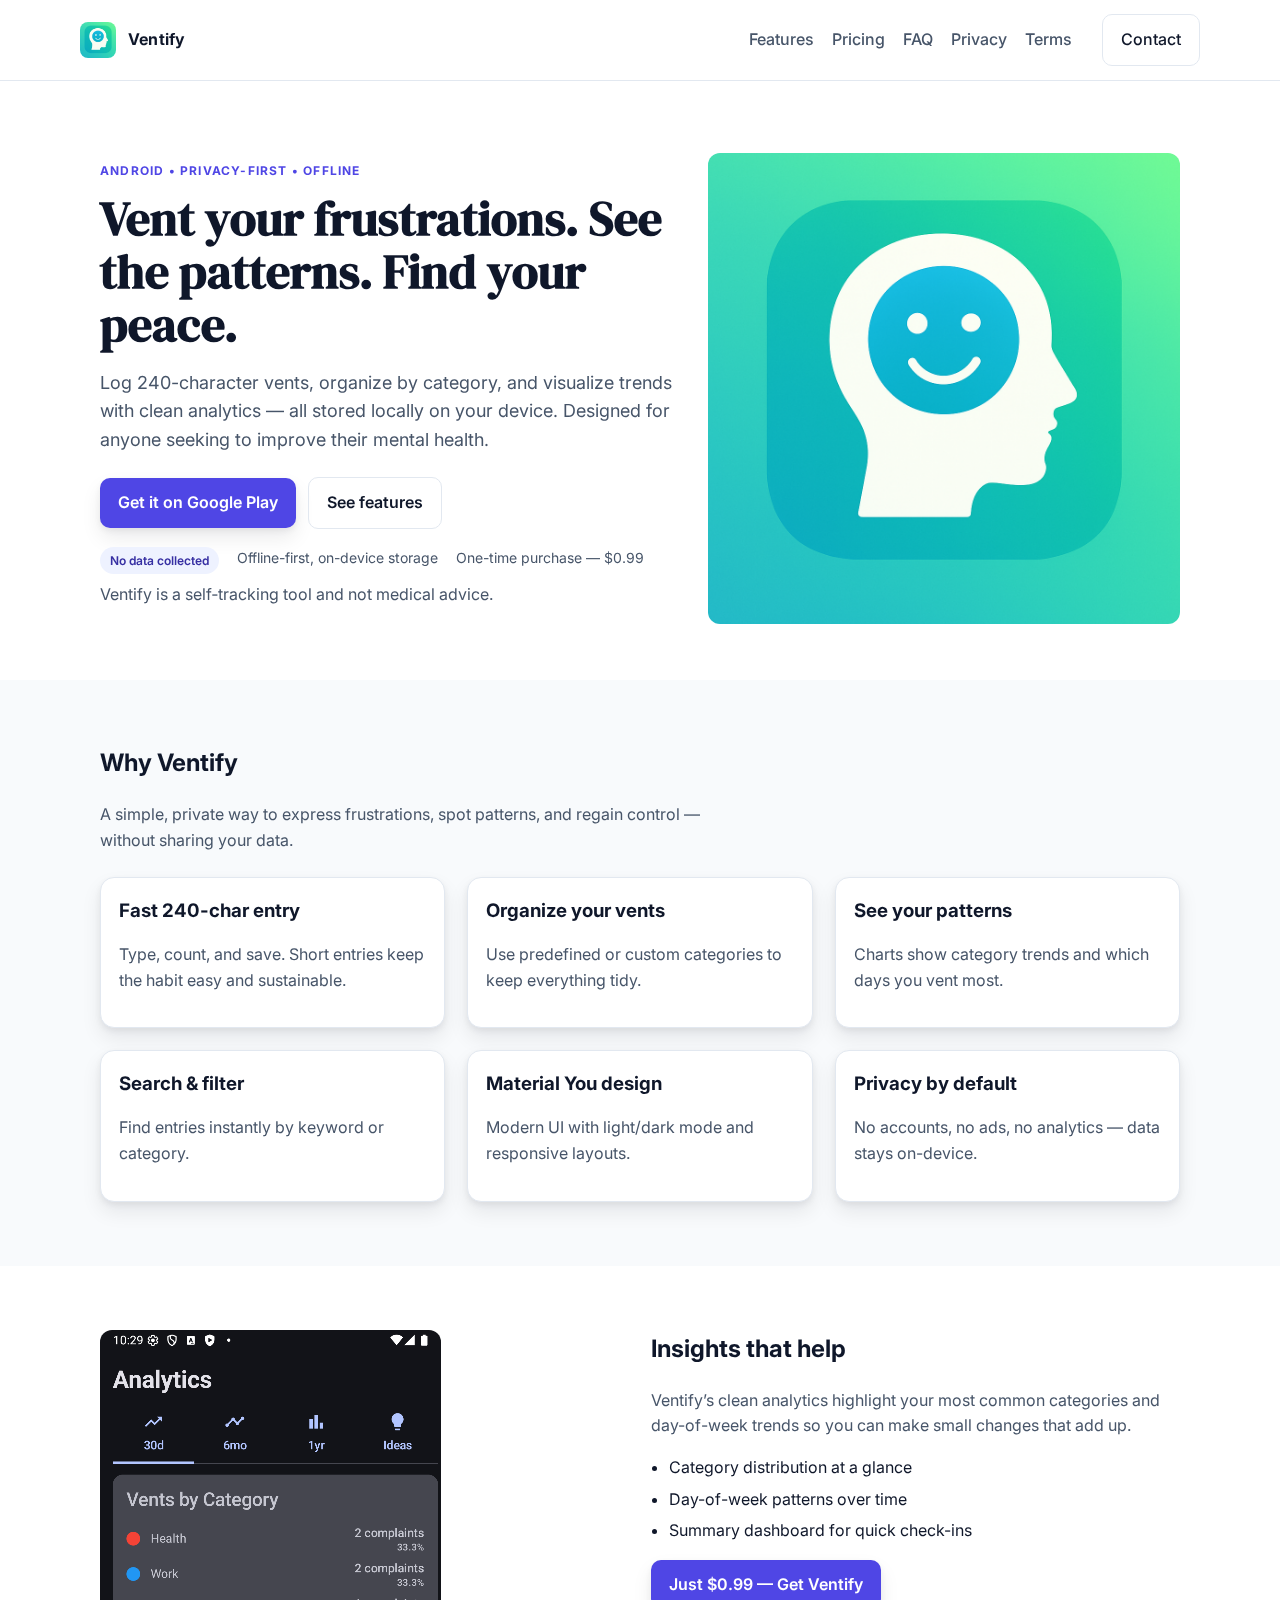
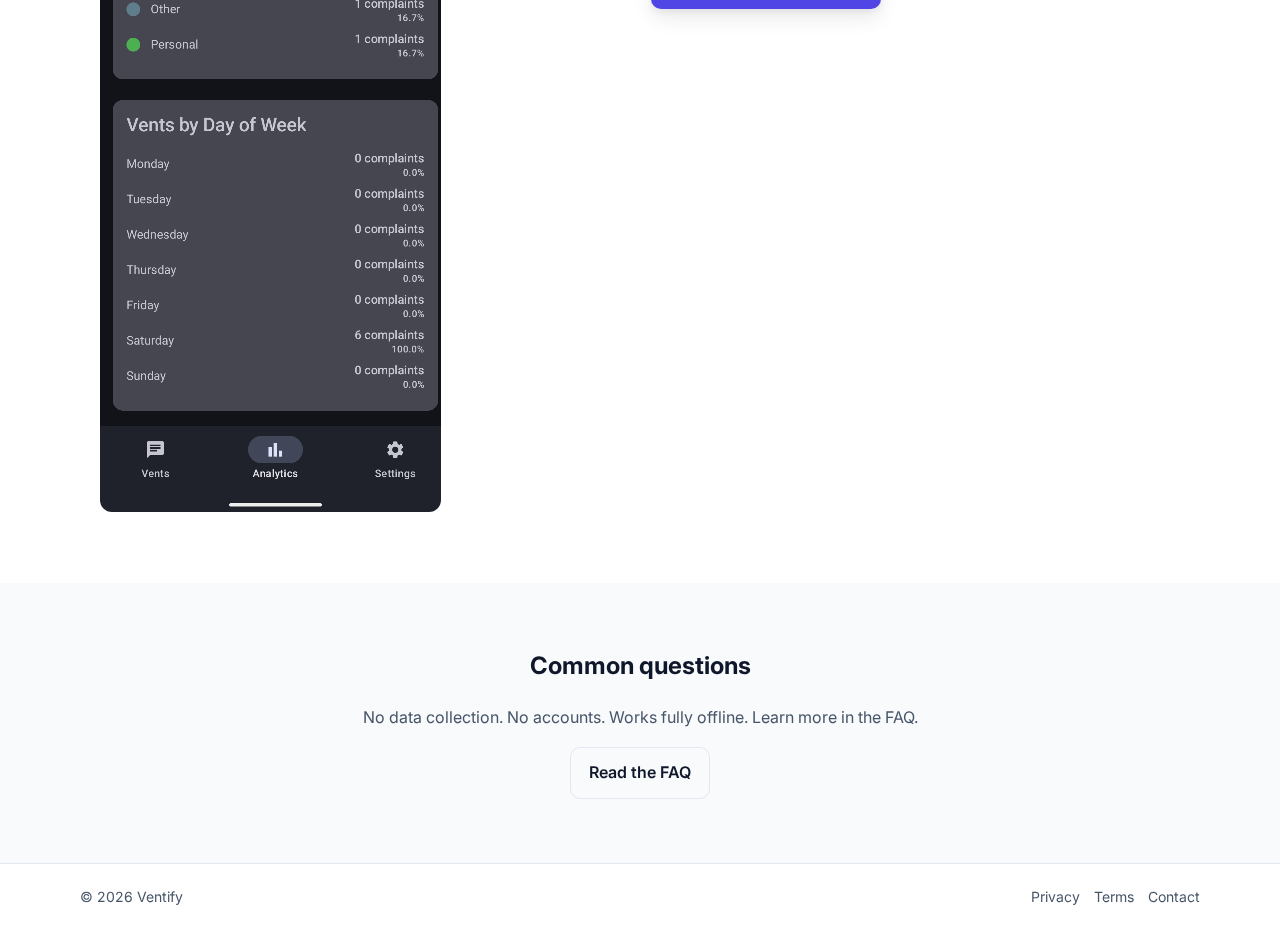
<file: index.html>
<!doctype html>
<html lang="en">
<head>
  <meta charset="utf-8" />
  <meta name="viewport" content="width=device-width, initial-scale=1" />
  <title>Ventify — Vent your frustrations, track your patterns, find your peace.</title>
  <meta name="description" content="Ventify is an Android app to log 240-character vents, organize by category, and see patterns with simple analytics — all offline, on-device." />
  <link rel="icon" href="assets/logo.png" />
  <link rel="preconnect" href="https://fonts.googleapis.com">
  <link rel="preconnect" href="https://fonts.gstatic.com" crossorigin>
  <link href="https://fonts.googleapis.com/css2?family=DM+Serif+Display:ital@0;1&family=Inter:wght@400;500;600;700&display=swap" rel="stylesheet">
  <link rel="stylesheet" href="styles/main.css" />
  <!-- Canonical: replace SITE_URL with your Pages domain -->
  <link rel="canonical" href="https://SITE_URL/" />
  <!-- Open Graph -->
  <meta property="og:type" content="website" />
  <meta property="og:title" content="Ventify — Vent your frustrations, track your patterns, find your peace." />
  <meta property="og:description" content="Log complaints in 240 characters, categorize, and visualize trends. 100% offline. No data collected." />
  <meta property="og:image" content="https://SITE_URL/assets/images/Ventify.png" />
  <meta property="og:url" content="https://SITE_URL/" />
  <!-- Twitter -->
  <meta name="twitter:card" content="summary_large_image" />
  <meta name="twitter:title" content="Ventify for Android" />
  <meta name="twitter:description" content="Log, categorize, and analyze your vents — fully offline." />
  <meta name="twitter:image" content="https://SITE_URL/assets/images/Ventify.png" />
  <script type="application/ld+json">
  {
    "@context": "https://schema.org",
    "@type": "SoftwareApplication",
    "name": "Ventify",
    "operatingSystem": "Android",
    "applicationCategory": "ProductivityApplication",
    "description": "Ventify helps you log 240-character vents, organize by category, and see trends with simple analytics — all stored locally on-device.",
    "offers": {
      "@type": "Offer",
      "price": "0.99",
      "priceCurrency": "USD"
    }
  }
  </script>
</head>
<body>
  <header>
    <div class="container nav">
      <a class="brand" href="./">
        <img src="assets/logo.png" alt="Ventify logo" />
        <span>Ventify</span>
      </a>
      <nav class="nav-links">
        <a href="features.html">Features</a>
        <a href="pricing.html">Pricing</a>
        <a href="faq.html">FAQ</a>
        <a href="privacy.html">Privacy</a>
        <a href="terms.html">Terms</a>
        <a href="contact.html" class="btn secondary nav-cta">Contact</a>
      </nav>
      <button id="nav-toggle" class="btn secondary" aria-label="Toggle navigation">Menu</button>
    </div>
  </header>

  <main>
    <section class="section hero">
      <div class="container hero-grid">
        <div>
          <div class="eyebrow">Android • Privacy-first • Offline</div>
          <h1 class="h1">Vent your frustrations. See the patterns. Find your peace.</h1>
          <p class="subhead">Log 240-character vents, organize by category, and visualize trends with clean analytics — all stored locally on your device. Designed for anyone seeking to improve their mental health.</p>
          <div class="cta-row">
            <a href="{PlayLink}" class="btn primary">Get it on Google Play</a>
            <a href="features.html" class="btn secondary">See features</a>
          </div>
          <div class="trust-row">
            <span class="badge">No data collected</span>
            <span>Offline-first, on-device storage</span>
            <span>One-time purchase — $0.99</span>
          </div>
          <p class="muted kicker">Ventify is a self‑tracking tool and not medical advice.</p>
        </div>
        <div>
          <img src="assets/images/Ventify.png" alt="Ventify app screenshots" />
        </div>
      </div>
    </section>

    <section class="section surface">
      <div class="container">
        <h2 class="mt-0">Why Ventify</h2>
        <p class="muted max-600">A simple, private way to express frustrations, spot patterns, and regain control — without sharing your data.</p>
        <div class="grid-3 mt-24">
          <div class="card"><h3>Fast 240-char entry</h3><p class="muted">Type, count, and save. Short entries keep the habit easy and sustainable.</p></div>
          <div class="card"><h3>Organize your vents</h3><p class="muted">Use predefined or custom categories to keep everything tidy.</p></div>
          <div class="card"><h3>See your patterns</h3><p class="muted">Charts show category trends and which days you vent most.</p></div>
          <div class="card"><h3>Search & filter</h3><p class="muted">Find entries instantly by keyword or category.</p></div>
          <div class="card"><h3>Material You design</h3><p class="muted">Modern UI with light/dark mode and responsive layouts.</p></div>
          <div class="card"><h3>Privacy by default</h3><p class="muted">No accounts, no ads, no analytics — data stays on-device.</p></div>
        </div>
      </div>
    </section>

    <section class="section">
      <div class="container grid-2">
        <div>
          <img src="assets/images/VentifyAnalytics1.png" alt="Category statistics" />
        </div>
        <div>
          <h2 class="mt-0">Insights that help</h2>
          <p class="muted">Ventify’s clean analytics highlight your most common categories and day-of-week trends so you can make small changes that add up.</p>
          <ul class="list">
            <li>Category distribution at a glance</li>
            <li>Day-of-week patterns over time</li>
            <li>Summary dashboard for quick check-ins</li>
          </ul>
          <div class="mt-16">
            <a href="pricing.html" class="btn primary">Just $0.99 — Get Ventify</a>
          </div>
        </div>
      </div>
    </section>

    <section class="section surface">
      <div class="container">
        <h2 class="mt-0 center">Common questions</h2>
        <p class="center muted max-600" style="margin: 0 auto;">No data collection. No accounts. Works fully offline. Learn more in the FAQ.</p>
        <div class="center mt-16">
          <a href="faq.html" class="btn secondary">Read the FAQ</a>
        </div>
      </div>
    </section>
  </main>

  <footer>
    <div class="container footer-inner">
      <div>© <span id="year"></span> Ventify</div>
      <div class="footer-links">
        <a href="privacy.html">Privacy</a>
        <a href="terms.html">Terms</a>
        <a href="contact.html">Contact</a>
      </div>
    </div>
  </footer>

  <script src="scripts/main.js" defer></script>
</body>
</html>
</file>
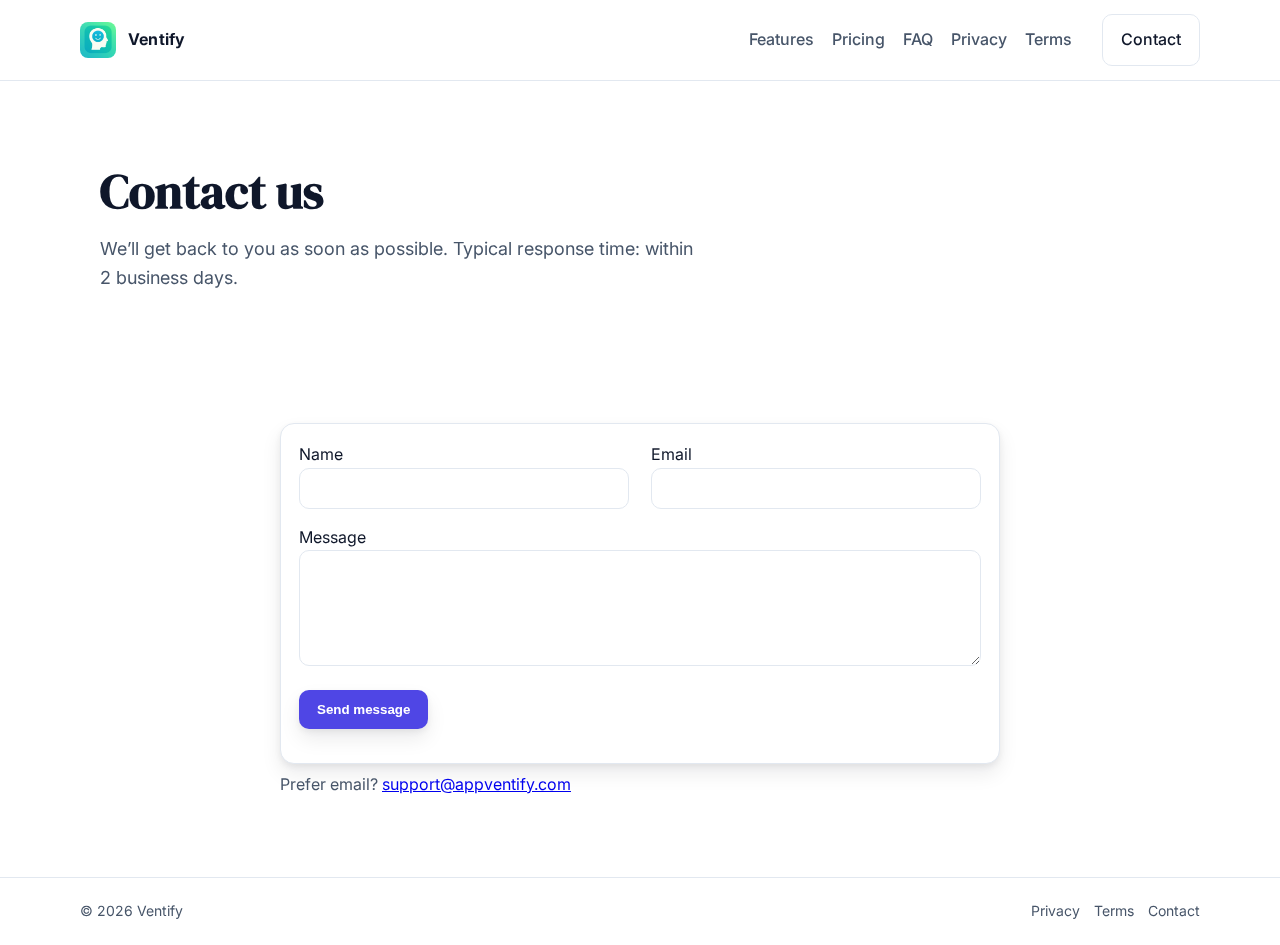
<file: contact.html>
<!doctype html>
<html lang="en">
<head>
  <meta charset="utf-8" />
  <meta name="viewport" content="width=device-width, initial-scale=1" />
  <title>Contact — Ventify</title>
  <meta name="description" content="Contact the Ventify team for support and questions." />
  <link rel="icon" href="assets/logo.png" />
  <link rel="preconnect" href="https://fonts.googleapis.com">
  <link rel="preconnect" href="https://fonts.gstatic.com" crossorigin>
  <link href="https://fonts.googleapis.com/css2?family=DM+Serif+Display:ital@0;1&family=Inter:wght@400;500;600;700&display=swap" rel="stylesheet">
  <link rel="stylesheet" href="styles/main.css" />
  <link rel="canonical" href="https://appventify.com/contact.html" />
</head>
<body>
  <header>
    <div class="container nav">
      <a class="brand" href="./"><img src="assets/logo.png" alt="Ventify logo" /><span>Ventify</span></a>
      <nav class="nav-links">
        <a href="features.html">Features</a>
        <a href="pricing.html">Pricing</a>
        <a href="faq.html">FAQ</a>
        <a href="privacy.html">Privacy</a>
        <a href="terms.html">Terms</a>
        <a href="contact.html" class="btn secondary nav-cta">Contact</a>
      </nav>
      <button id="nav-toggle" class="btn secondary" aria-label="Toggle navigation">Menu</button>
    </div>
  </header>

  <main>
    <section class="section hero">
      <div class="container">
        <h1 class="h1">Contact us</h1>
        <p class="subhead max-600">We’ll get back to you as soon as possible. Typical response time: within 2 business days.</p>
      </div>
    </section>

    <section class="section">
      <div class="container" style="max-width:760px;">
        <div class="card">
          <form id="contact-form" action="https://formspree.io/f/{your-form-id}" method="POST">
            <div class="grid-2">
              <div>
                <label for="name">Name</label>
                <input id="name" name="name" type="text" required style="width:100%; padding:12px; border:1px solid var(--border); border-radius:10px;" />
              </div>
              <div>
                <label for="email">Email</label>
                <input id="email" name="email" type="email" required style="width:100%; padding:12px; border:1px solid var(--border); border-radius:10px;" />
              </div>
            </div>
            <div class="mt-16">
              <label for="message">Message</label>
              <textarea id="message" name="message" rows="6" required style="width:100%; padding:12px; border:1px solid var(--border); border-radius:10px;"></textarea>
            </div>
            <div class="mt-16">
              <button class="btn primary" type="submit">Send message</button>
            </div>
            <p id="contact-status" class="muted mt-16"></p>
          </form>
        </div>

        <p class="muted kicker">Prefer email? <a href="mailto:support@appventify.com">support@appventify.com</a></p>
      </div>
    </section>
  </main>

  <footer>
    <div class="container footer-inner">
      <div>© <span id="year"></span> Ventify</div>
      <div class="footer-links">
        <a href="privacy.html">Privacy</a>
        <a href="terms.html">Terms</a>
        <a href="contact.html">Contact</a>
      </div>
    </div>
  </footer>

  <script src="scripts/main.js" defer></script>
</body>
</html>
</file>
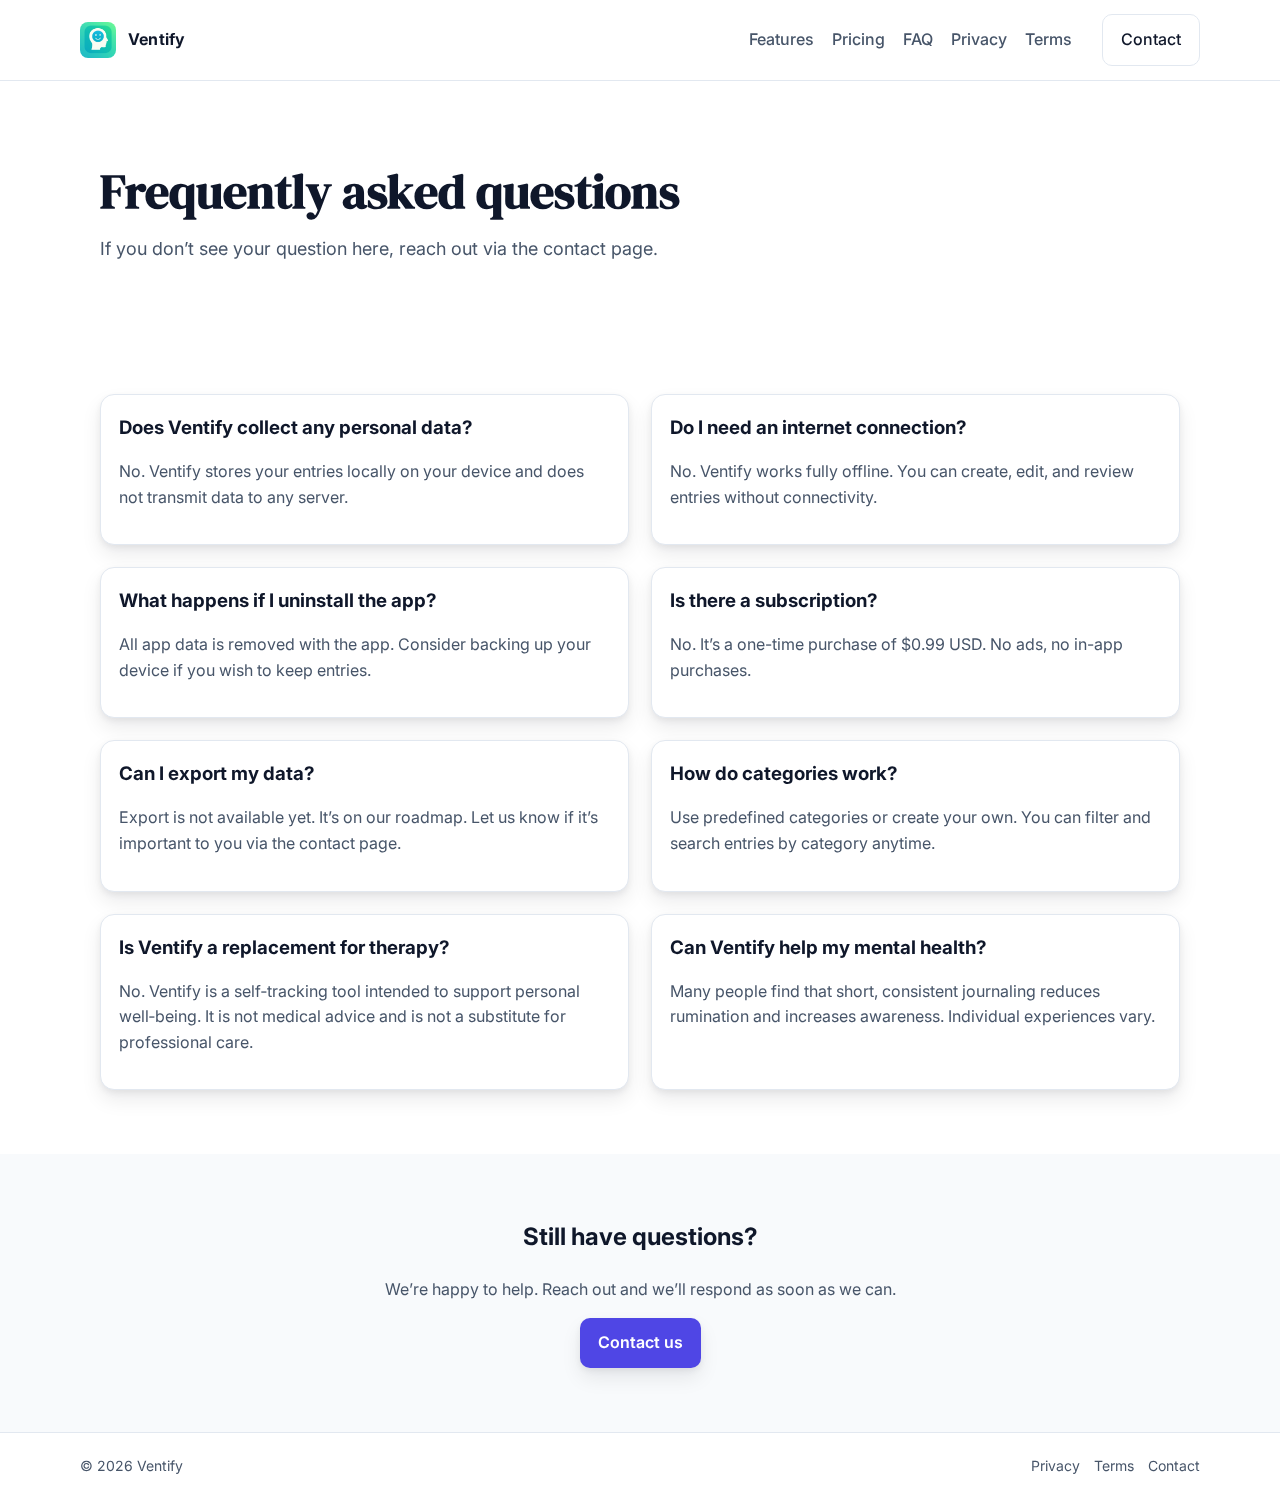
<file: faq.html>
<!doctype html>
<html lang="en">
<head>
  <meta charset="utf-8" />
  <meta name="viewport" content="width=device-width, initial-scale=1" />
  <title>FAQ — Ventify</title>
  <meta name="description" content="Answers to common questions about Ventify’s privacy, offline usage, and features." />
  <link rel="icon" href="assets/logo.png" />
  <link rel="preconnect" href="https://fonts.googleapis.com">
  <link rel="preconnect" href="https://fonts.gstatic.com" crossorigin>
  <link href="https://fonts.googleapis.com/css2?family=DM+Serif+Display:ital@0;1&family=Inter:wght@400;500;600;700&display=swap" rel="stylesheet">
  <link rel="stylesheet" href="styles/main.css" />
  <link rel="canonical" href="https://appventify.com/faq.html" />
</head>
<body>
  <header>
    <div class="container nav">
      <a class="brand" href="./"><img src="assets/logo.png" alt="Ventify logo" /><span>Ventify</span></a>
      <nav class="nav-links">
        <a href="features.html">Features</a>
        <a href="pricing.html">Pricing</a>
        <a href="faq.html">FAQ</a>
        <a href="privacy.html">Privacy</a>
        <a href="terms.html">Terms</a>
        <a href="contact.html" class="btn secondary nav-cta">Contact</a>
      </nav>
      <button id="nav-toggle" class="btn secondary" aria-label="Toggle navigation">Menu</button>
    </div>
  </header>

  <main>
    <section class="section hero">
      <div class="container">
        <h1 class="h1">Frequently asked questions</h1>
        <p class="subhead max-600">If you don’t see your question here, reach out via the contact page.</p>
      </div>
    </section>

    <section class="section">
      <div class="container grid-2">
        <div class="card">
          <h3>Does Ventify collect any personal data?</h3>
          <p class="muted">No. Ventify stores your entries locally on your device and does not transmit data to any server.</p>
        </div>
        <div class="card">
          <h3>Do I need an internet connection?</h3>
          <p class="muted">No. Ventify works fully offline. You can create, edit, and review entries without connectivity.</p>
        </div>
        <div class="card">
          <h3>What happens if I uninstall the app?</h3>
          <p class="muted">All app data is removed with the app. Consider backing up your device if you wish to keep entries.</p>
        </div>
        <div class="card">
          <h3>Is there a subscription?</h3>
          <p class="muted">No. It’s a one-time purchase of $0.99 USD. No ads, no in-app purchases.</p>
        </div>
        <div class="card">
          <h3>Can I export my data?</h3>
          <p class="muted">Export is not available yet. It’s on our roadmap. Let us know if it’s important to you via the contact page.</p>
        </div>
        <div class="card">
          <h3>How do categories work?</h3>
          <p class="muted">Use predefined categories or create your own. You can filter and search entries by category anytime.</p>
        </div>
        <div class="card">
          <h3>Is Ventify a replacement for therapy?</h3>
          <p class="muted">No. Ventify is a self‑tracking tool intended to support personal well‑being. It is not medical advice and is not a substitute for professional care.</p>
        </div>
        <div class="card">
          <h3>Can Ventify help my mental health?</h3>
          <p class="muted">Many people find that short, consistent journaling reduces rumination and increases awareness. Individual experiences vary.</p>
        </div>
      </div>
    </section>

    <section class="section surface">
      <div class="container center">
        <h2 class="mt-0">Still have questions?</h2>
        <p class="muted max-600" style="margin:0 auto;">We’re happy to help. Reach out and we’ll respond as soon as we can.</p>
        <div class="mt-16">
          <a href="contact.html" class="btn primary">Contact us</a>
        </div>
      </div>
    </section>
  </main>

  <footer>
    <div class="container footer-inner">
      <div>© <span id="year"></span> Ventify</div>
      <div class="footer-links">
        <a href="privacy.html">Privacy</a>
        <a href="terms.html">Terms</a>
        <a href="contact.html">Contact</a>
      </div>
    </div>
  </footer>

  <script src="scripts/main.js" defer></script>
</body>
</html>
</file>
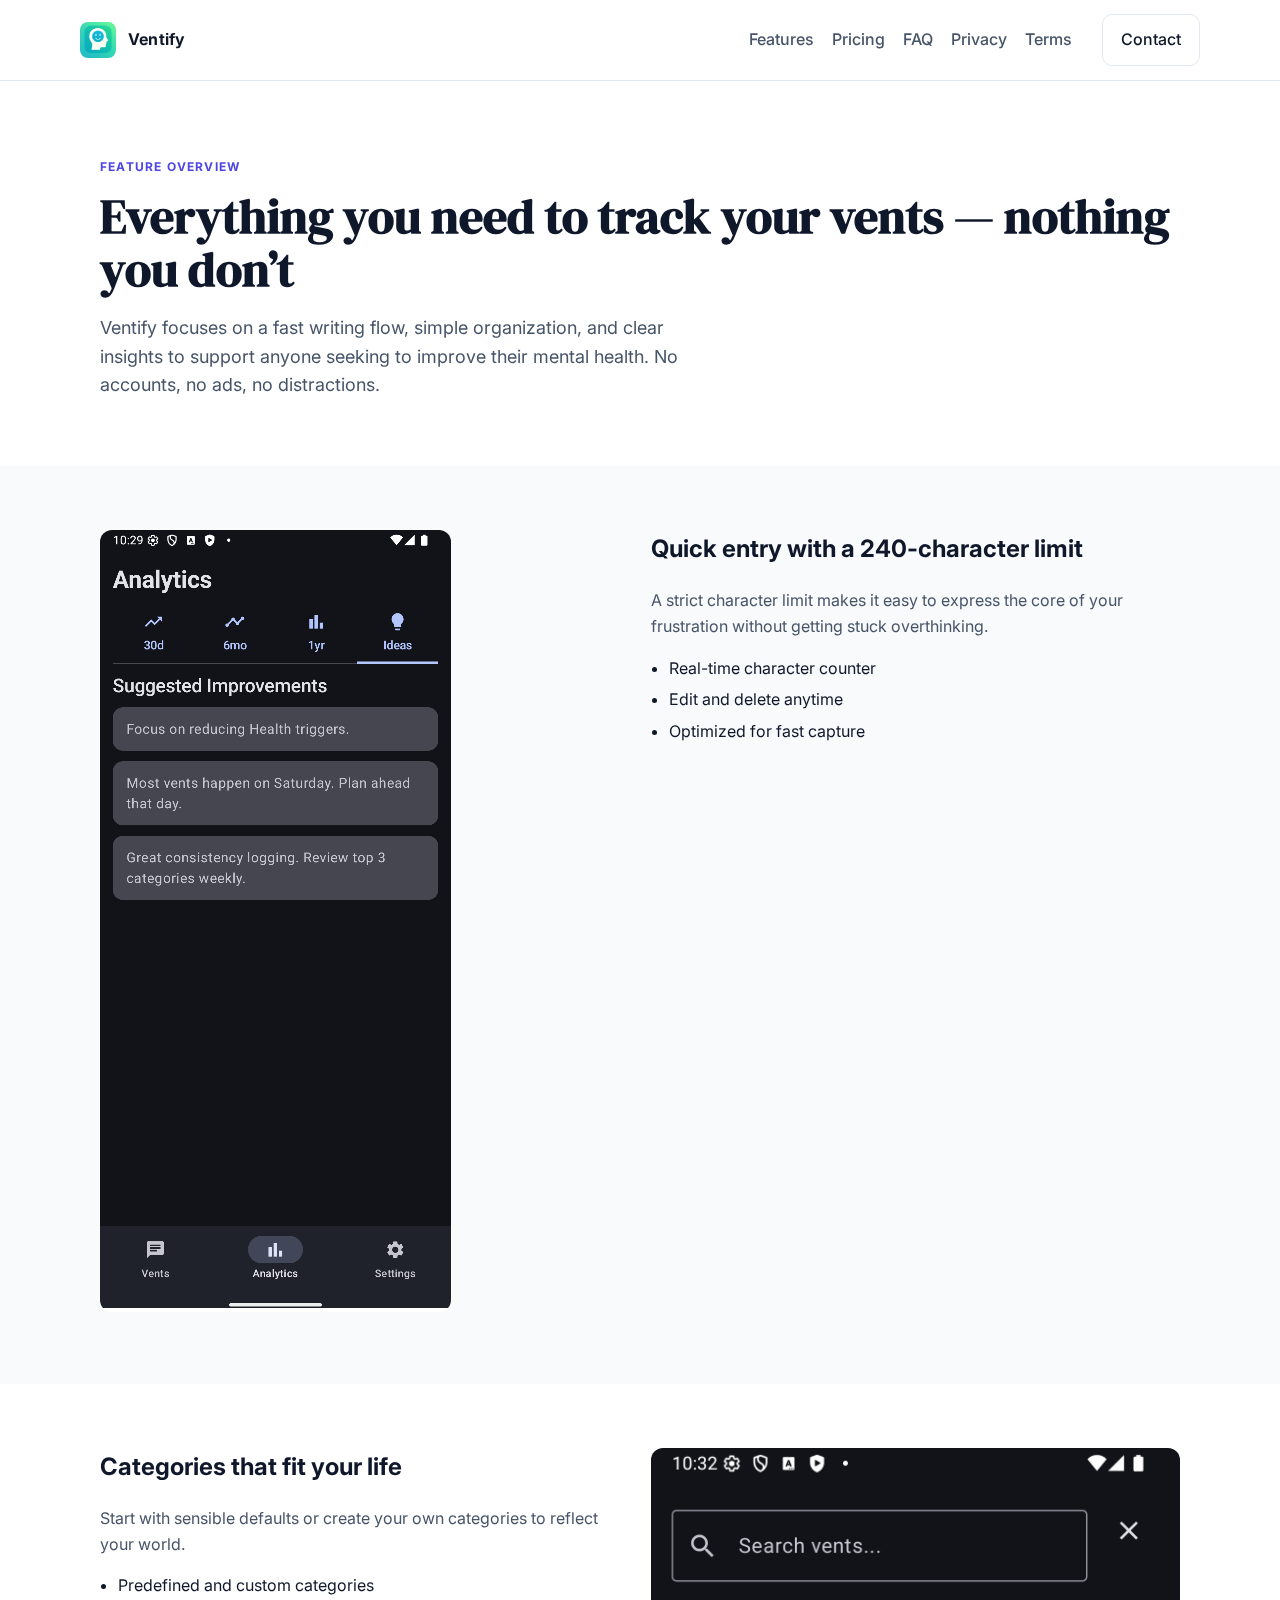
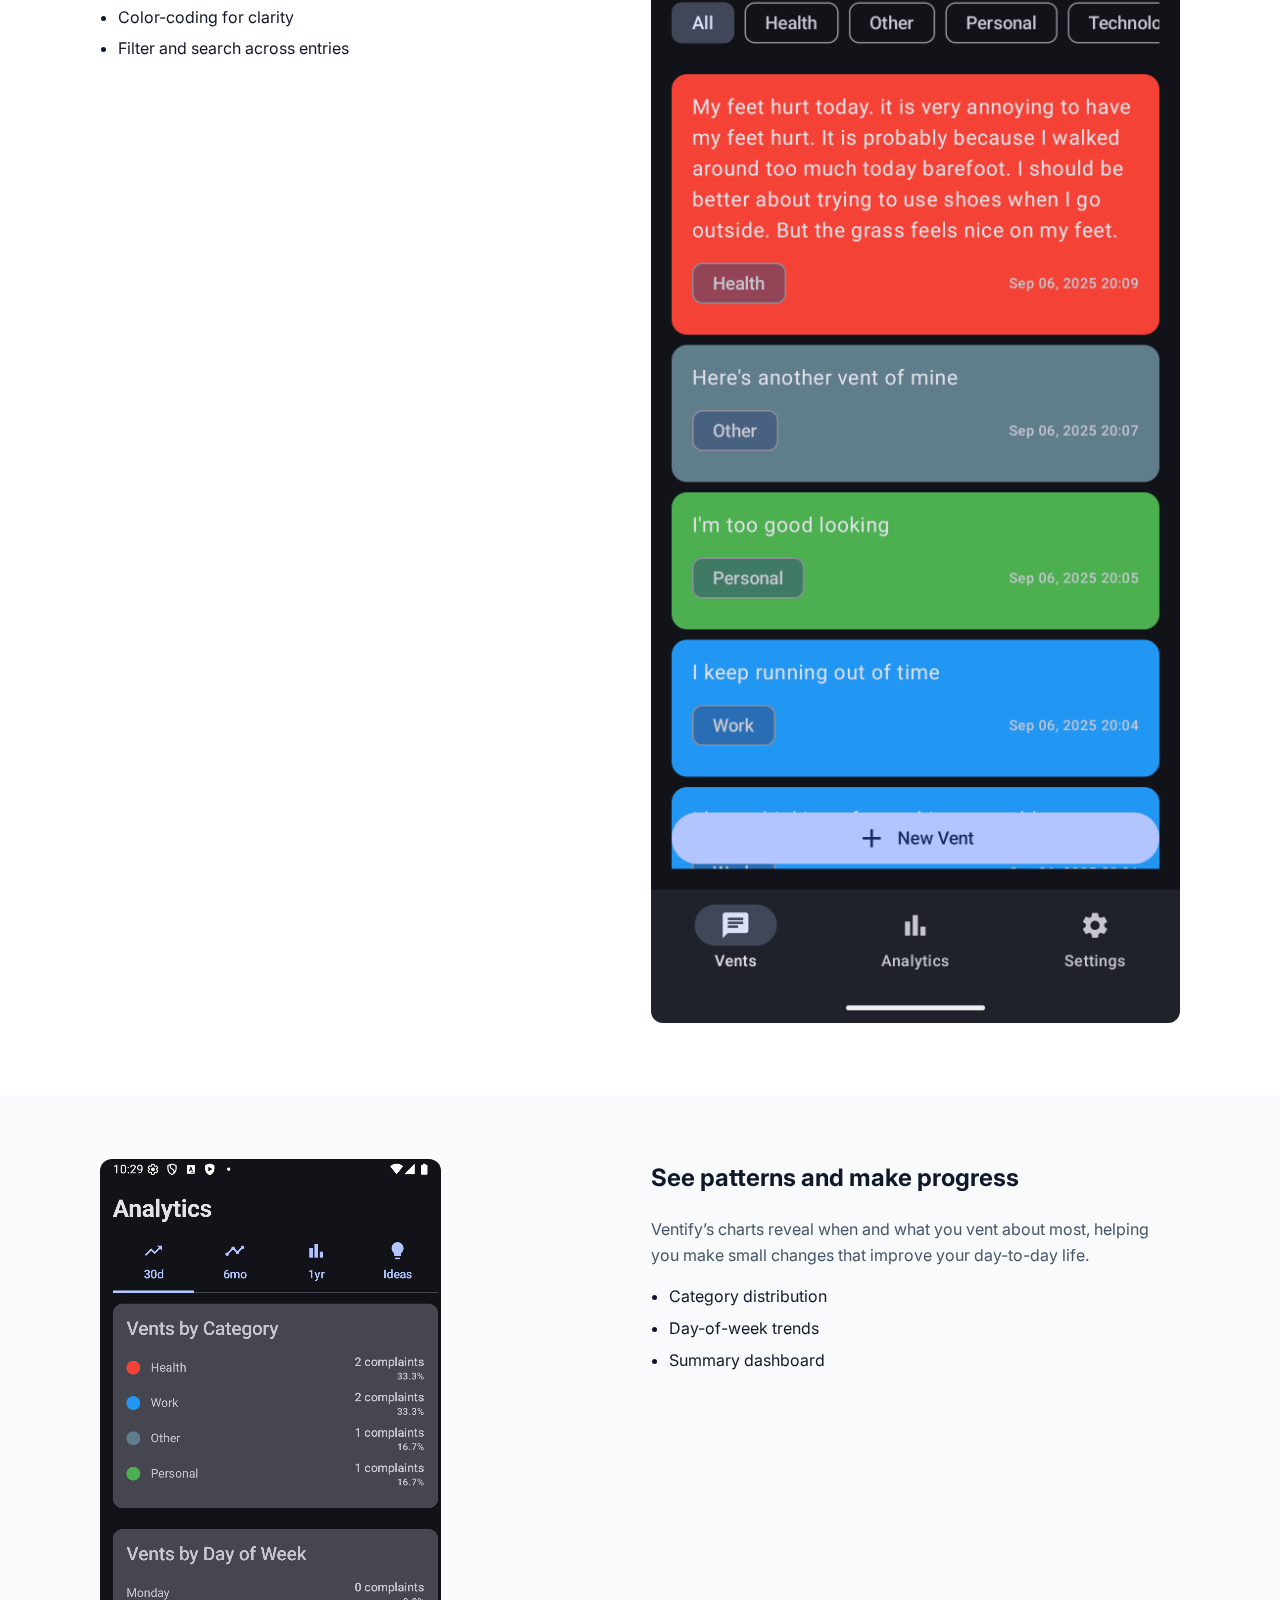
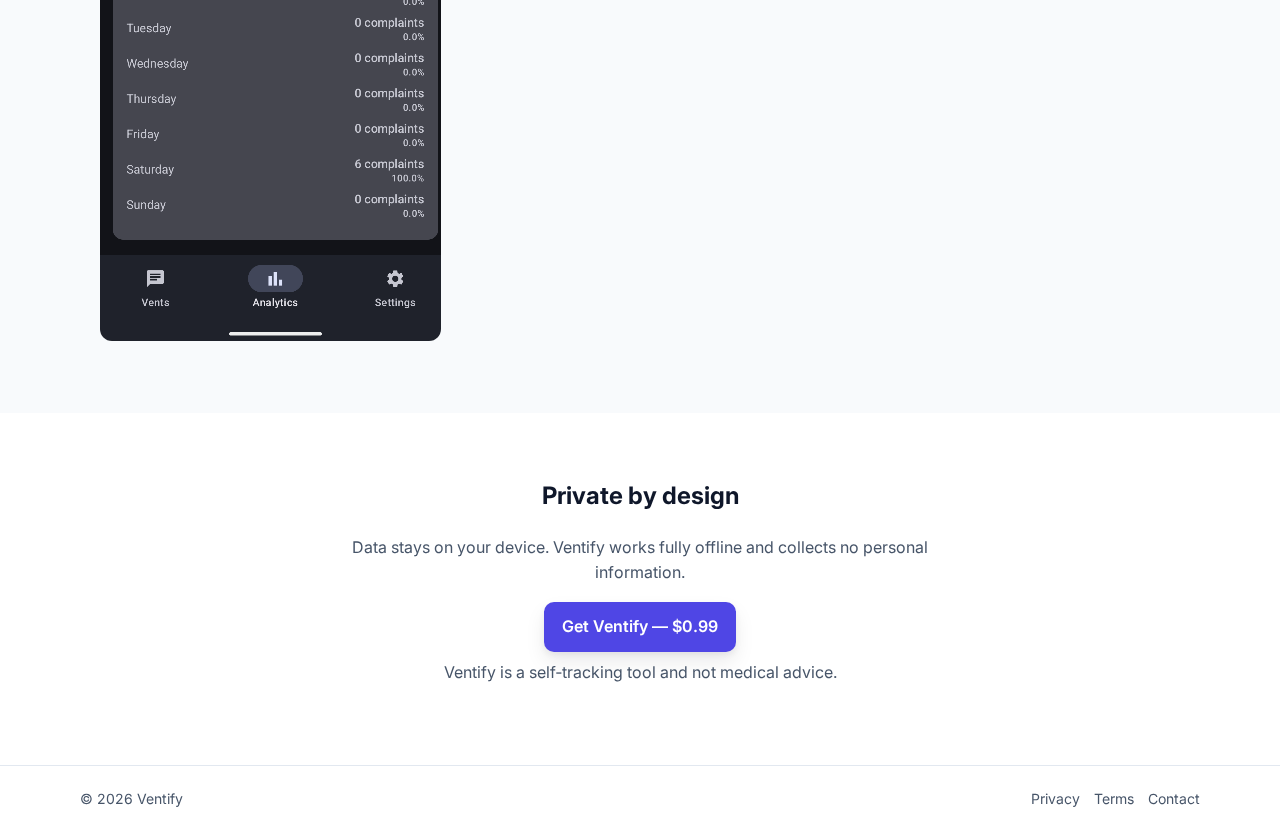
<file: features.html>
<!doctype html>
<html lang="en">
<head>
  <meta charset="utf-8" />
  <meta name="viewport" content="width=device-width, initial-scale=1" />
  <title>Features — Ventify</title>
  <meta name="description" content="Explore Ventify’s features: quick entries, categories, search, and clear analytics — all offline." />
  <link rel="icon" href="assets/logo.png" />
  <link rel="preconnect" href="https://fonts.googleapis.com">
  <link rel="preconnect" href="https://fonts.gstatic.com" crossorigin>
  <link href="https://fonts.googleapis.com/css2?family=DM+Serif+Display:ital@0;1&family=Inter:wght@400;500;600;700&display=swap" rel="stylesheet">
  <link rel="stylesheet" href="styles/main.css" />
  <link rel="canonical" href="https://SITE_URL/features.html" />
</head>
<body>
  <header>
    <div class="container nav">
      <a class="brand" href="./"><img src="assets/logo.png" alt="Ventify logo" /><span>Ventify</span></a>
      <nav class="nav-links">
        <a href="features.html">Features</a>
        <a href="pricing.html">Pricing</a>
        <a href="faq.html">FAQ</a>
        <a href="privacy.html">Privacy</a>
        <a href="terms.html">Terms</a>
        <a href="contact.html" class="btn secondary nav-cta">Contact</a>
      </nav>
      <button id="nav-toggle" class="btn secondary" aria-label="Toggle navigation">Menu</button>
    </div>
  </header>

  <main>
    <section class="section hero">
      <div class="container">
        <span class="eyebrow">Feature overview</span>
        <h1 class="h1">Everything you need to track your vents — nothing you don’t</h1>
        <p class="subhead max-600">Ventify focuses on a fast writing flow, simple organization, and clear insights to support anyone seeking to improve their mental health. No accounts, no ads, no distractions.</p>
      </div>
    </section>

    <section class="section surface">
      <div class="container grid-2">
        <div>
          <img src="assets/images/VentifyAnalytics2.png" alt="Analytics features" />
        </div>
        <div>
          <h2 class="mt-0">Quick entry with a 240-character limit</h2>
          <p class="muted">A strict character limit makes it easy to express the core of your frustration without getting stuck overthinking.</p>
          <ul class="list">
            <li>Real-time character counter</li>
            <li>Edit and delete anytime</li>
            <li>Optimized for fast capture</li>
          </ul>
        </div>
      </div>
    </section>

    <section class="section">
      <div class="container grid-2">
        <div>
          <h2 class="mt-0">Categories that fit your life</h2>
          <p class="muted">Start with sensible defaults or create your own categories to reflect your world.</p>
          <ul class="list">
            <li>Predefined and custom categories</li>
            <li>Color-coding for clarity</li>
            <li>Filter and search across entries</li>
          </ul>
        </div>
        <div>
          <img src="assets/images/Vents.png" alt="Category management" />
        </div>
      </div>
    </section>

    <section class="section surface">
      <div class="container grid-2">
        <div>
          <img src="assets/images/VentifyAnalytics1.png" alt="Charts and insights" />
        </div>
        <div>
          <h2 class="mt-0">See patterns and make progress</h2>
          <p class="muted">Ventify’s charts reveal when and what you vent about most, helping you make small changes that improve your day-to-day life.</p>
          <ul class="list">
            <li>Category distribution</li>
            <li>Day-of-week trends</li>
            <li>Summary dashboard</li>
          </ul>
        </div>
      </div>
    </section>

    <section class="section">
      <div class="container center">
        <h2 class="mt-0">Private by design</h2>
        <p class="muted max-600" style="margin:0 auto;">Data stays on your device. Ventify works fully offline and collects no personal information.</p>
        <div class="mt-16">
          <a href="{PlayLink}" class="btn primary">Get Ventify — $0.99</a>
        </div>
        <p class="muted kicker">Ventify is a self‑tracking tool and not medical advice.</p>
      </div>
    </section>
  </main>

  <footer>
    <div class="container footer-inner">
      <div>© <span id="year"></span> Ventify</div>
      <div class="footer-links">
        <a href="privacy.html">Privacy</a>
        <a href="terms.html">Terms</a>
        <a href="contact.html">Contact</a>
      </div>
    </div>
  </footer>

  <script src="scripts/main.js" defer></script>
</body>
</html>
</file>
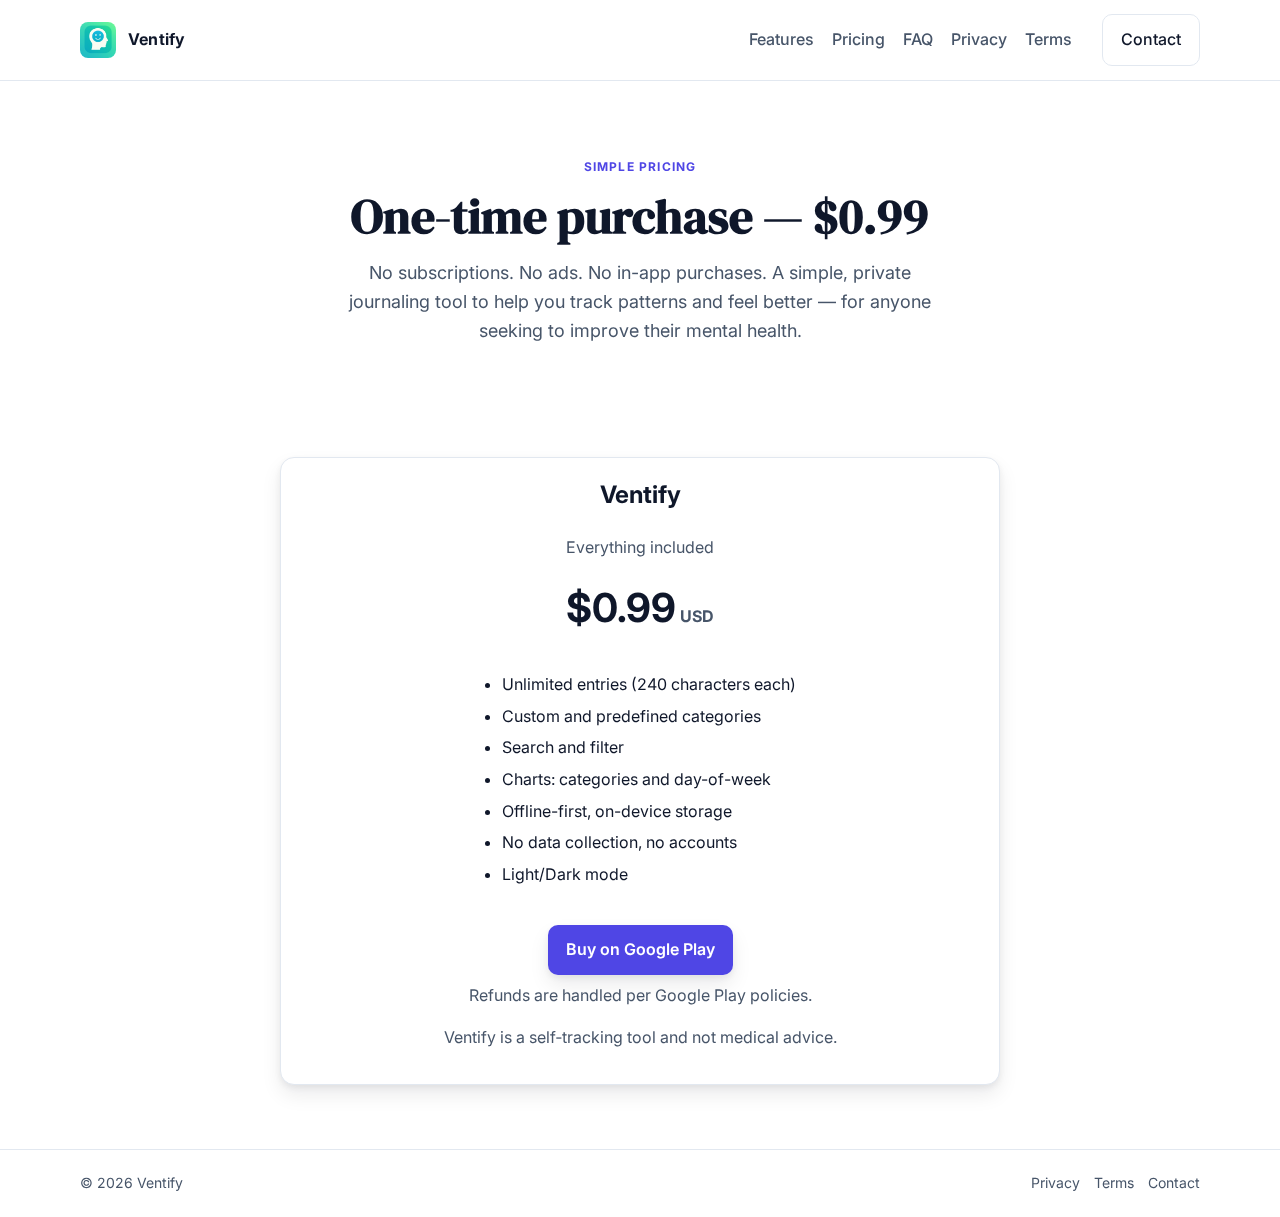
<file: pricing.html>
<!doctype html>
<html lang="en">
<head>
  <meta charset="utf-8" />
  <meta name="viewport" content="width=device-width, initial-scale=1" />
  <title>Pricing — Ventify</title>
  <meta name="description" content="Ventify is a one-time purchase: $0.99 USD. No ads. No subscriptions." />
  <link rel="icon" href="assets/logo.png" />
  <link rel="preconnect" href="https://fonts.googleapis.com">
  <link rel="preconnect" href="https://fonts.gstatic.com" crossorigin>
  <link href="https://fonts.googleapis.com/css2?family=DM+Serif+Display:ital@0;1&family=Inter:wght@400;500;600;700&display=swap" rel="stylesheet">
  <link rel="stylesheet" href="styles/main.css" />
  <link rel="canonical" href="https://SITE_URL/pricing.html" />
</head>
<body>
  <header>
    <div class="container nav">
      <a class="brand" href="./"><img src="assets/logo.png" alt="Ventify logo" /><span>Ventify</span></a>
      <nav class="nav-links">
        <a href="features.html">Features</a>
        <a href="pricing.html">Pricing</a>
        <a href="faq.html">FAQ</a>
        <a href="privacy.html">Privacy</a>
        <a href="terms.html">Terms</a>
        <a href="contact.html" class="btn secondary nav-cta">Contact</a>
      </nav>
      <button id="nav-toggle" class="btn secondary" aria-label="Toggle navigation">Menu</button>
    </div>
  </header>

  <main>
    <section class="section hero">
      <div class="container center">
        <span class="eyebrow">Simple pricing</span>
        <h1 class="h1">One-time purchase — $0.99</h1>
        <p class="subhead max-600" style="margin:0 auto;">No subscriptions. No ads. No in-app purchases. A simple, private journaling tool to help you track patterns and feel better — for anyone seeking to improve their mental health.</p>
      </div>
    </section>

    <section class="section">
      <div class="container" style="max-width:760px;">
        <div class="card center">
          <h2 class="mt-0">Ventify</h2>
          <p class="muted">Everything included</p>
          <h3 style="font-size:40px; margin: 10px 0;">$0.99<span class="muted" style="font-size:16px;"> USD</span></h3>
          <ul class="list" style="text-align:left; display:inline-block;">
            <li>Unlimited entries (240 characters each)</li>
            <li>Custom and predefined categories</li>
            <li>Search and filter</li>
            <li>Charts: categories and day-of-week</li>
            <li>Offline-first, on-device storage</li>
            <li>No data collection, no accounts</li>
            <li>Light/Dark mode</li>
          </ul>
          <div class="mt-16">
            <a href="{PlayLink}" class="btn primary">Buy on Google Play</a>
          </div>
          <p class="muted kicker">Refunds are handled per Google Play policies.</p>
          <p class="muted kicker">Ventify is a self‑tracking tool and not medical advice.</p>
        </div>
      </div>
    </section>
  </main>

  <footer>
    <div class="container footer-inner">
      <div>© <span id="year"></span> Ventify</div>
      <div class="footer-links">
        <a href="privacy.html">Privacy</a>
        <a href="terms.html">Terms</a>
        <a href="contact.html">Contact</a>
      </div>
    </div>
  </footer>

  <script src="scripts/main.js" defer></script>
</body>
</html>
</file>
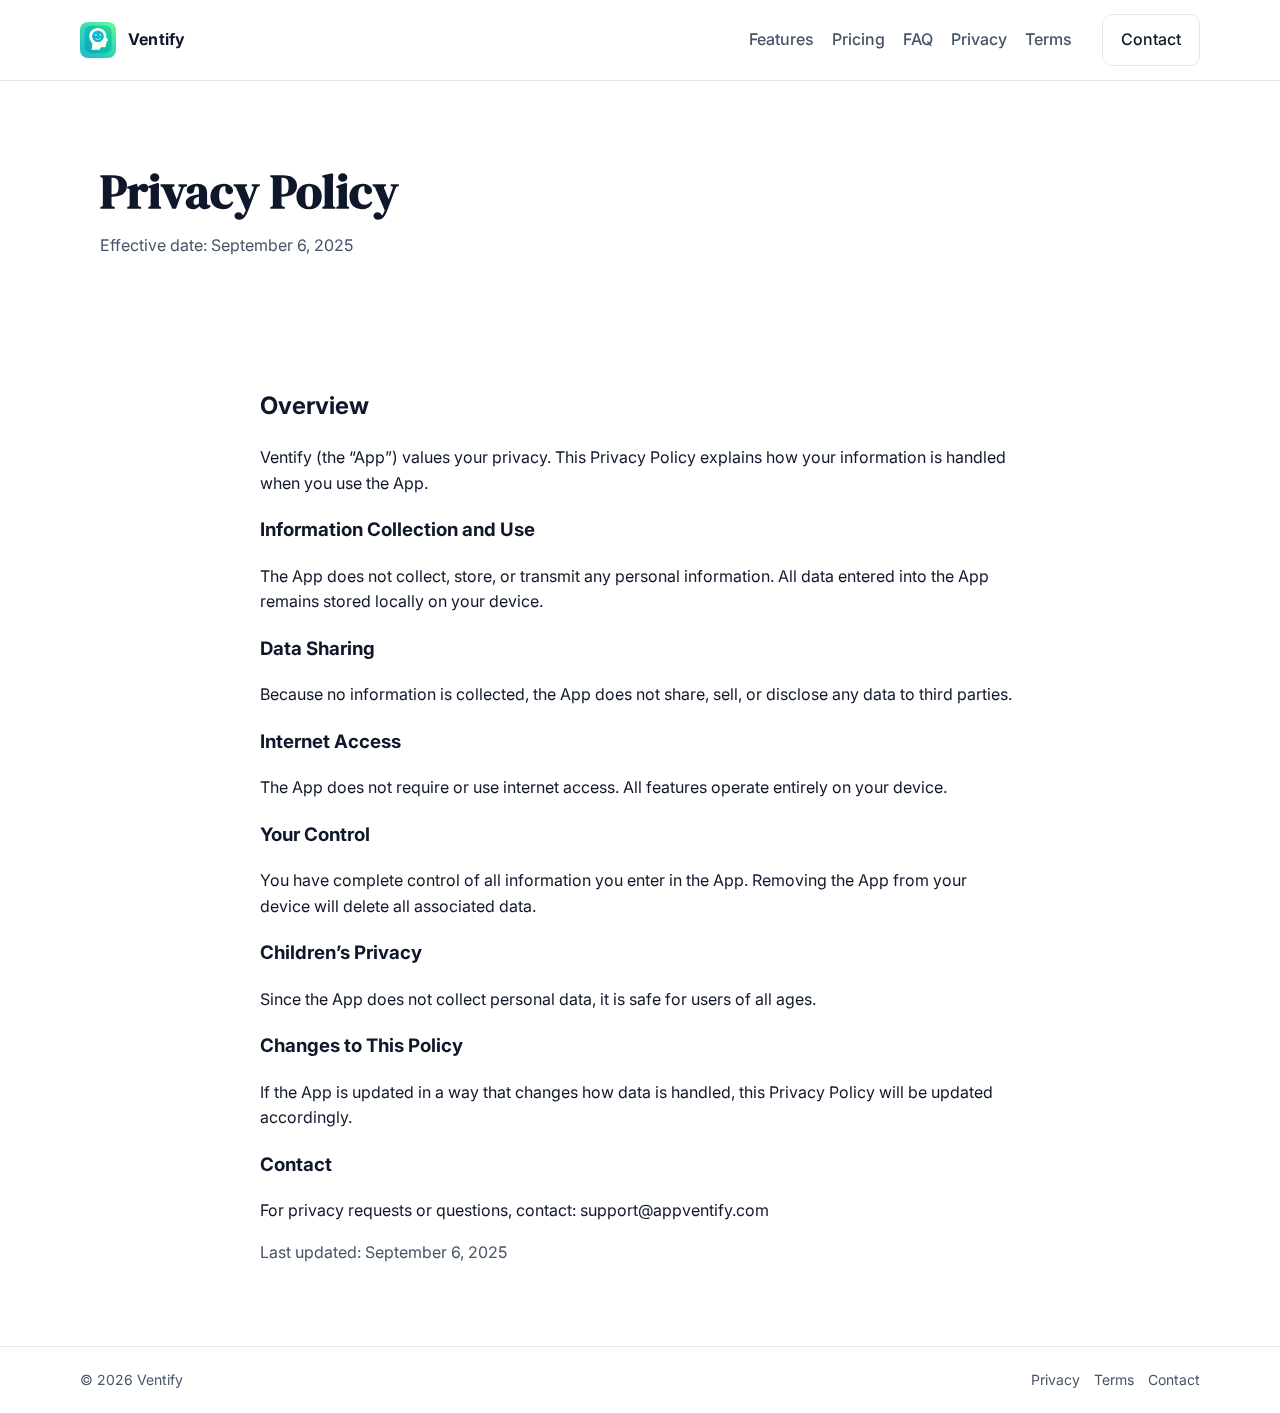
<file: privacy.html>
<!doctype html>
<html lang="en">
<head>
  <meta charset="utf-8" />
  <meta name="viewport" content="width=device-width, initial-scale=1" />
  <title>Privacy Policy — Ventify</title>
  <meta name="description" content="Ventify does not collect personal data. Data stays on your device." />
  <link rel="icon" href="assets/logo.png" />
  <link rel="preconnect" href="https://fonts.googleapis.com">
  <link rel="preconnect" href="https://fonts.gstatic.com" crossorigin>
  <link href="https://fonts.googleapis.com/css2?family=DM+Serif+Display:ital@0;1&family=Inter:wght@400;500;600;700&display=swap" rel="stylesheet">
  <link rel="stylesheet" href="styles/main.css" />
  <link rel="canonical" href="https://appventify.com/privacy.html" />
</head>
<body>
  <header>
    <div class="container nav">
      <a class="brand" href="./"><img src="assets/logo.png" alt="Ventify logo" /><span>Ventify</span></a>
      <nav class="nav-links">
        <a href="features.html">Features</a>
        <a href="pricing.html">Pricing</a>
        <a href="faq.html">FAQ</a>
        <a href="privacy.html">Privacy</a>
        <a href="terms.html">Terms</a>
        <a href="contact.html" class="btn secondary nav-cta">Contact</a>
      </nav>
      <button id="nav-toggle" class="btn secondary" aria-label="Toggle navigation">Menu</button>
    </div>
  </header>

  <main>
    <section class="section hero">
      <div class="container">
        <h1 class="h1">Privacy Policy</h1>
        <p class="muted">Effective date: September 6, 2025</p>
      </div>
    </section>

    <section class="section">
      <div class="container" style="max-width:800px;">
        <h2 class="mt-0">Overview</h2>
        <p>Ventify (the “App”) values your privacy. This Privacy Policy explains how your information is handled when you use the App.</p>

        <h3>Information Collection and Use</h3>
        <p>The App does not collect, store, or transmit any personal information. All data entered into the App remains stored locally on your device.</p>

        <h3>Data Sharing</h3>
        <p>Because no information is collected, the App does not share, sell, or disclose any data to third parties.</p>

        <h3>Internet Access</h3>
        <p>The App does not require or use internet access. All features operate entirely on your device.</p>

        <h3>Your Control</h3>
        <p>You have complete control of all information you enter in the App. Removing the App from your device will delete all associated data.</p>

        <h3>Children’s Privacy</h3>
        <p>Since the App does not collect personal data, it is safe for users of all ages.</p>

        <h3>Changes to This Policy</h3>
        <p>If the App is updated in a way that changes how data is handled, this Privacy Policy will be updated accordingly.</p>

        <h3>Contact</h3>
        <p>For privacy requests or questions, contact: support@appventify.com</p>
        <p class="muted">Last updated: September 6, 2025</p>
      </div>
    </section>
  </main>

  <footer>
    <div class="container footer-inner">
      <div>© <span id="year"></span> Ventify</div>
      <div class="footer-links">
        <a href="privacy.html">Privacy</a>
        <a href="terms.html">Terms</a>
        <a href="contact.html">Contact</a>
      </div>
    </div>
  </footer>

  <script src="scripts/main.js" defer></script>
</body>
</html>
</file>
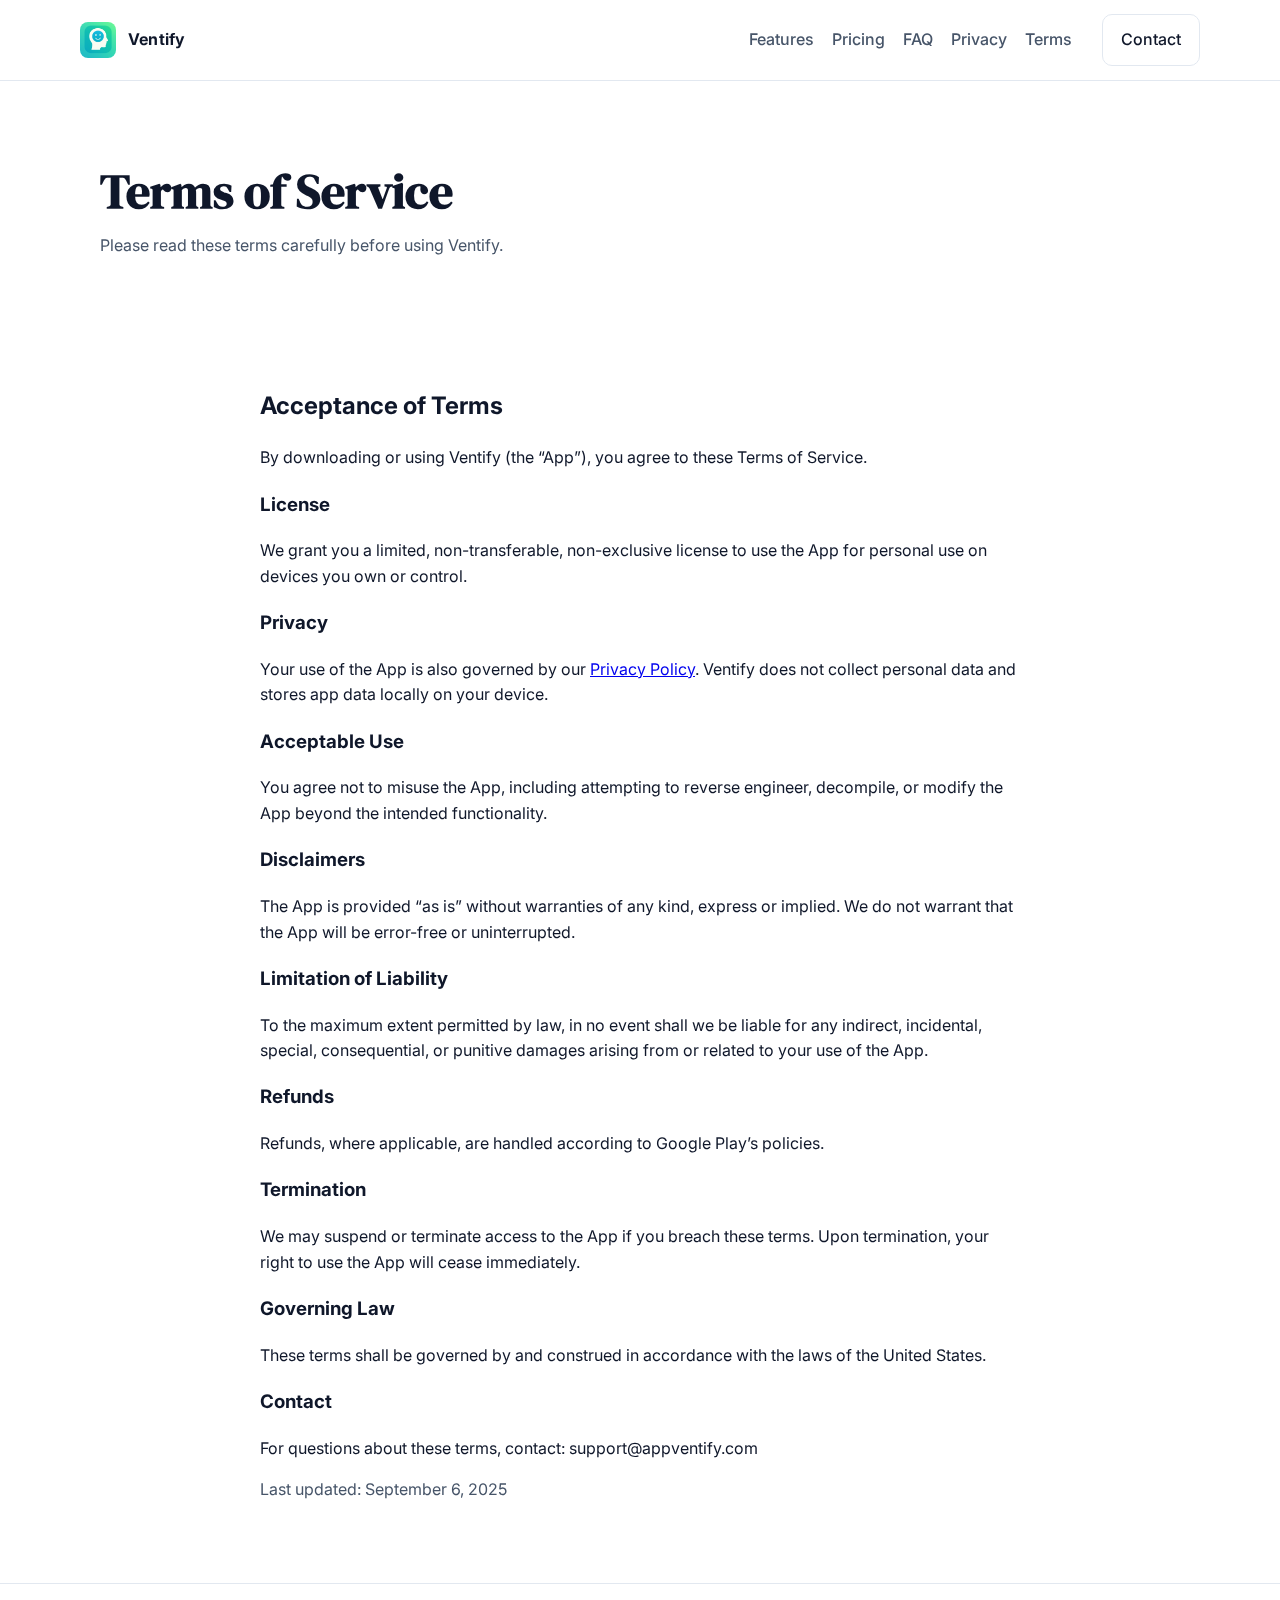
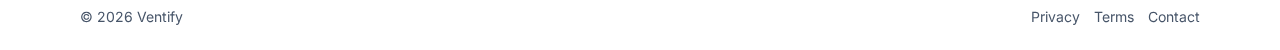
<file: terms.html>
<!doctype html>
<html lang="en">
<head>
  <meta charset="utf-8" />
  <meta name="viewport" content="width=device-width, initial-scale=1" />
  <title>Terms of Service — Ventify</title>
  <meta name="description" content="Terms of Service for using Ventify." />
  <link rel="icon" href="assets/logo.png" />
  <link rel="preconnect" href="https://fonts.googleapis.com">
  <link rel="preconnect" href="https://fonts.gstatic.com" crossorigin>
  <link href="https://fonts.googleapis.com/css2?family=DM+Serif+Display:ital@0;1&family=Inter:wght@400;500;600;700&display=swap" rel="stylesheet">
  <link rel="stylesheet" href="styles/main.css" />
  <link rel="canonical" href="https://appventify.com/terms.html" />
</head>
<body>
  <header>
    <div class="container nav">
      <a class="brand" href="./"><img src="assets/logo.png" alt="Ventify logo" /><span>Ventify</span></a>
      <nav class="nav-links">
        <a href="features.html">Features</a>
        <a href="pricing.html">Pricing</a>
        <a href="faq.html">FAQ</a>
        <a href="privacy.html">Privacy</a>
        <a href="terms.html">Terms</a>
        <a href="contact.html" class="btn secondary nav-cta">Contact</a>
      </nav>
      <button id="nav-toggle" class="btn secondary" aria-label="Toggle navigation">Menu</button>
    </div>
  </header>

  <main>
    <section class="section hero">
      <div class="container">
        <h1 class="h1">Terms of Service</h1>
        <p class="muted">Please read these terms carefully before using Ventify.</p>
      </div>
    </section>

    <section class="section">
      <div class="container" style="max-width:800px;">
        <h2 class="mt-0">Acceptance of Terms</h2>
        <p>By downloading or using Ventify (the “App”), you agree to these Terms of Service.</p>

        <h3>License</h3>
        <p>We grant you a limited, non-transferable, non-exclusive license to use the App for personal use on devices you own or control.</p>

        <h3>Privacy</h3>
        <p>Your use of the App is also governed by our <a href="privacy.html">Privacy Policy</a>. Ventify does not collect personal data and stores app data locally on your device.</p>

        <h3>Acceptable Use</h3>
        <p>You agree not to misuse the App, including attempting to reverse engineer, decompile, or modify the App beyond the intended functionality.</p>

        <h3>Disclaimers</h3>
        <p>The App is provided “as is” without warranties of any kind, express or implied. We do not warrant that the App will be error-free or uninterrupted.</p>

        <h3>Limitation of Liability</h3>
        <p>To the maximum extent permitted by law, in no event shall we be liable for any indirect, incidental, special, consequential, or punitive damages arising from or related to your use of the App.</p>

        <h3>Refunds</h3>
        <p>Refunds, where applicable, are handled according to Google Play’s policies.</p>

        <h3>Termination</h3>
        <p>We may suspend or terminate access to the App if you breach these terms. Upon termination, your right to use the App will cease immediately.</p>

        <h3>Governing Law</h3>
        <p>These terms shall be governed by and construed in accordance with the laws of the United States.</p>

        <h3>Contact</h3>
        <p>For questions about these terms, contact: support@appventify.com</p>
        <p class="muted">Last updated: September 6, 2025</p>
      </div>
    </section>
  </main>

  <footer>
    <div class="container footer-inner">
      <div>© <span id="year"></span> Ventify</div>
      <div class="footer-links">
        <a href="privacy.html">Privacy</a>
        <a href="terms.html">Terms</a>
        <a href="contact.html">Contact</a>
      </div>
    </div>
  </footer>

  <script src="scripts/main.js" defer></script>
</body>
</html>
</file>
<file: styles/main.css>
/* Ventify marketing site base styles */
:root {
  --bg: #ffffff;
  --surface: #f8fafc;
  --text: #0f172a;
  --muted: #475569;
  --border: #e2e8f0;
  --primary: #4f46e5; /* indigo-600 */
  --primary-hover: #4338ca; /* indigo-700 */
  --accent: #10b981; /* emerald-500 */
  --link: #0ea5e9; /* sky-500 */
  --shadow: 0 10px 20px rgba(2, 6, 23, 0.08), 0 3px 6px rgba(2, 6, 23, 0.06);
}

* { box-sizing: border-box; }
html { scroll-behavior: smooth; }
body {
  margin: 0;
  color: var(--text);
  background: var(--bg);
  font-family: Inter, ui-sans-serif, system-ui, -apple-system, Segoe UI, Roboto, Noto Sans, Ubuntu, Cantarell, Helvetica Neue, Arial, "Apple Color Emoji", "Segoe UI Emoji";
  line-height: 1.6;
}

img { max-width: 100%; height: auto; border-radius: 12px; }

.container { width: 100%; max-width: 1120px; padding: 0 20px; margin: 0 auto; }
.section { padding: 64px 0; }
.section.surface { background: var(--surface); }

/* Header */
header {
  position: sticky;
  top: 0;
  z-index: 50;
  background: rgba(255,255,255,0.85);
  backdrop-filter: saturate(180%) blur(8px);
  border-bottom: 1px solid var(--border);
}
.nav { display: flex; align-items: center; justify-content: space-between; padding: 14px 0; }
.brand { display: flex; align-items: center; gap: 12px; text-decoration: none; color: inherit; }
.brand img { width: 36px; height: 36px; border-radius: 8px; }
.brand span { font-weight: 700; letter-spacing: 0.2px; }
.nav-links { display: flex; gap: 18px; align-items: center; }
.nav-links a { color: var(--muted); text-decoration: none; font-weight: 500; }
.nav-links a:hover { color: var(--text); }
.nav-cta { margin-left: 12px; }
#nav-toggle { display: none; }

/* Buttons */
.btn { appearance: none; border: 0; cursor: pointer; display: inline-flex; align-items: center; justify-content: center; gap: 10px; font-weight: 600; border-radius: 10px; padding: 12px 18px; text-decoration: none; }
.btn.primary { background: var(--primary); color: white; box-shadow: var(--shadow); }
.btn.primary:hover { background: var(--primary-hover); transform: translateY(-1px); }
.btn.secondary { background: transparent; color: var(--text); border: 1px solid var(--border); }
.btn.secondary:hover { background: var(--surface); }
.badge { display: inline-block; font-size: 12px; padding: 4px 10px; border-radius: 999px; background: #eef2ff; color: #3730a3; font-weight: 600; }

/* Hero */
.hero { padding: 72px 0 48px; }
.hero-grid { display: grid; grid-template-columns: 1.1fr 0.9fr; gap: 32px; align-items: center; }
.eyebrow { color: var(--primary); font-weight: 700; text-transform: uppercase; font-size: 12px; letter-spacing: 0.1em; }
.h1 { font-family: "DM Serif Display", ui-serif, Georgia, Cambria, Times New Roman, Times, serif; font-size: clamp(28px, 5vw, 48px); line-height: 1.1; margin: 12px 0 16px; }
.subhead { color: var(--muted); font-size: 18px; }
.cta-row { display: flex; flex-wrap: wrap; gap: 12px; margin-top: 22px; align-items: center; }
.trust-row { display: flex; gap: 18px; flex-wrap: wrap; margin-top: 18px; color: var(--muted); font-size: 14px; }

/* Grids & cards */
.grid-3 { display: grid; grid-template-columns: repeat(3, 1fr); gap: 22px; }
.grid-2 { display: grid; grid-template-columns: repeat(2, 1fr); gap: 22px; }
.card { background: white; border: 1px solid var(--border); border-radius: 14px; padding: 18px; box-shadow: var(--shadow); }
.card h3 { margin-top: 0; margin-bottom: 6px; }
.muted { color: var(--muted); }

/* Footer */
footer { border-top: 1px solid var(--border); background: white; }
.footer-inner { display: flex; flex-wrap: wrap; gap: 16px; align-items: center; justify-content: space-between; padding: 22px 0; color: var(--muted); font-size: 14px; }
.footer-links { display: flex; gap: 14px; }
.footer-links a { color: var(--muted); text-decoration: none; }
.footer-links a:hover { color: var(--text); }

/* Utilities */
.kicker { margin-top: 8px; }
.center { text-align: center; }
.max-600 { max-width: 600px; }
.mt-0 { margin-top: 0; }
.mt-16 { margin-top: 16px; }
.mt-24 { margin-top: 24px; }
.mt-32 { margin-top: 32px; }
.mt-48 { margin-top: 48px; }
.mb-0 { margin-bottom: 0; }
.list { padding-left: 18px; }
.list li { margin: 6px 0; }

/* Responsive */
@media (max-width: 900px) {
  .hero-grid { grid-template-columns: 1fr; }
  .grid-3 { grid-template-columns: 1fr 1fr; }
}
@media (max-width: 640px) {
  #nav-toggle { display: inline-flex; }
  .nav-links { display: none; }
  .nav-links.open { display: flex; flex-direction: column; gap: 12px; position: absolute; left: 0; right: 0; top: 64px; background: white; border: 1px solid var(--border); border-radius: 12px; margin: 0 20px; padding: 12px; box-shadow: var(--shadow); }
  .nav-links.open a { padding: 8px 10px; }
  .section { padding: 48px 0; }
  .hero { padding: 56px 0 36px; }
  .grid-3, .grid-2 { grid-template-columns: 1fr; }
}
</file>
